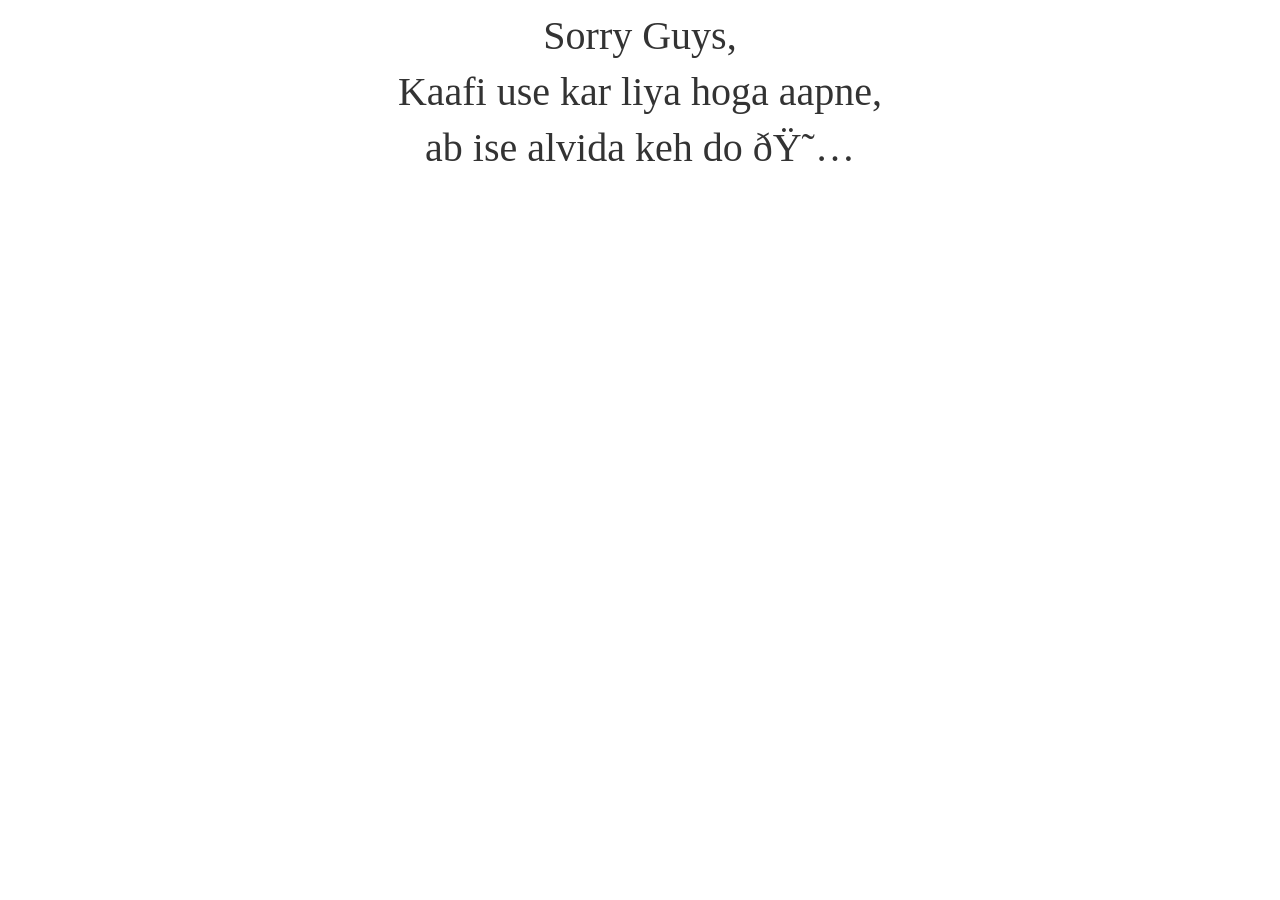
<file: index.html>
<!-- =====================================================
     TAP COUNTER SECTION DISABLED
     =====================================================

<div class="counter-display" id="counter">0</div>

<div class="tap-button" id="tapButton">
    <span>TAP ME</span>
</div>
 
<div class="controls">
    <button class="btn reset-btn" id="resetButton">
        <i class="fas fa-redo"></i> Reset
    </button>
    <button class="btn save-btn" id="saveButton">
        <i class="fas fa-save"></i> Save Count
    </button>
</div>

====================================================== -->

<!-- =====================================================
     GOODBYE MESSAGE
     ===================================================== -->

<div class="counter-display" style="
    color: #333;
    font-size: 2.5rem;
    line-height: 1.4;
    text-align: center;
">
    Sorry Guys,<br>
    Kaafi use kar liya hoga aapne,<br>
    ab ise alvida keh do 😅
</div>

<!-- =====================================================
     END MESSAGE
     ===================================================== -->


<!-- =====================================================
Old tap counter code
        <!DOCTYPE html>
<html lang="en">
<head>
    <meta charset="UTF-8">
    <meta name="viewport" content="width=device-width, initial-scale=1.0">
    <title>Tap Counter</title>
    <link rel="stylesheet" href="https://cdnjs.cloudflare.com/ajax/libs/font-awesome/6.4.0/css/all.min.css">
    <style>
        * {
            margin: 0;
            padding: 0;
            box-sizing: border-box;
            font-family: 'Segoe UI', Tahoma, Geneva, Verdana, sans-serif;
        }
        
        body {
            display: flex;
            justify-content: center;
            align-items: center;
            min-height: 100vh;
            background: linear-gradient(135deg, #6e8efb, #a777e3);
            padding: 20px;
        }
        
        .container {
            width: 100%;
            max-width: 500px;
            background: rgba(255, 255, 255, 0.9);
            border-radius: 20px;
            box-shadow: 0 15px 30px rgba(0, 0, 0, 0.2);
            padding: 30px;
            text-align: center;
        }
        
        h1 {
            color: #333;
            margin-bottom: 10px;
            font-size: 2.5rem;
        }
        
        .description {
            color: #666;
            margin-bottom: 30px;
            font-size: 1.1rem;
        }
        
        .counter-display {
            font-size: 6rem;
            font-weight: bold;
            color: #6e8efb;
            margin: 20px 0;
            text-shadow: 2px 2px 4px rgba(0, 0, 0, 0.1);
            transition: all 0.3s ease;
        }
        
        .tap-button {
            width: 200px;
            height: 200px;
            border-radius: 50%;
            background: linear-gradient(135deg, #6e8efb, #a777e3);
            color: white;
            border: none;
            font-size: 1.5rem;
            font-weight: bold;
            cursor: pointer;
            margin: 20px auto;
            display: flex;
            justify-content: center;
            align-items: center;
            box-shadow: 0 10px 20px rgba(0, 0, 0, 0.2);
            transition: all 0.2s ease;
            user-select: none;
        }
        
        .tap-button:active {
            transform: scale(0.95);
            box-shadow: 0 5px 10px rgba(0, 0, 0, 0.2);
        }
        
        .controls {
            display: flex;
            justify-content: center;
            gap: 15px;
            margin-top: 20px;
        }
        
        .btn {
            padding: 12px 25px;
            border: none;
            border-radius: 50px;
            font-size: 1rem;
            font-weight: 600;
            cursor: pointer;
            transition: all 0.3s ease;
            display: flex;
            align-items: center;
            justify-content: center;
            gap: 8px;
        }
        
        .reset-btn {
            background: #ff6b6b;
            color: white;
        }
        
        .reset-btn:hover {
            background: #ff5252;
            transform: translateY(-2px);
        }
        
        .save-btn {
            background: #4ecdc4;
            color: white;
        }
        
        .save-btn:hover {
            background: #3dbbb2;
            transform: translateY(-2px);
        }
        
        .history {
            margin-top: 30px;
            padding: 20px;
            background: rgba(110, 142, 251, 0.1);
            border-radius: 15px;
            text-align: left;
        }
        
        .history h2 {
            color: #333;
            margin-bottom: 15px;
            font-size: 1.5rem;
            display: flex;
            align-items: center;
            gap: 10px;
        }
        
        .history-list {
            max-height: 200px;
            overflow-y: auto;
        }
        
        .history-item {
            padding: 10px 15px;
            background: white;
            border-radius: 10px;
            margin-bottom: 10px;
            display: flex;
            justify-content: space-between;
            align-items: center;
            box-shadow: 0 3px 6px rgba(0, 0, 0, 0.05);
        }
        
        .history-item:last-child {
            margin-bottom: 0;
        }
        
        .pulse {
            animation: pulseAnimation 0.5s;
        }
        
        @keyframes pulseAnimation {
            0% { transform: scale(1); }
            50% { transform: scale(1.05); }
            100% { transform: scale(1); }
        }
        
        @media (max-width: 600px) {
            .container {
                padding: 20px;
            }
            
            h1 {
                font-size: 2rem;
            }
            
            .counter-display {
                font-size: 5rem;
            }
            
            .tap-button {
                width: 180px;
                height: 180px;
            }
            
            .controls {
                flex-direction: column;
                align-items: center;
            }
            
            .btn {
                width: 100%;
                max-width: 250px;
            }
        }
    </style>
</head>
<body>
    <div class="container">
        <h1><i class="fas fa-tap"></i> Tap Counter</h1>
        <p class="description">Press the button below to count your taps</p>
        
        <div class="counter-display" id="counter">0</div>
        
        <div class="tap-button" id="tapButton">
            <span>TAP ME</span>
        </div>
        
        <div class="controls">
            <button class="btn reset-btn" id="resetButton">
                <i class="fas fa-redo"></i> Reset
            </button>
            <button class="btn save-btn" id="saveButton">
                <i class="fas fa-save"></i> Save Count
            </button>
        </div>
        
        <div class="history">
            <h2><i class="fas fa-history"></i> History</h2>
            <div class="history-list" id="historyList">
                <!-- History items will be added here
            </div>
        </div>
    </div>

    <script>
        document.addEventListener('DOMContentLoaded', function() {
            const counterElement = document.getElementById('counter');
            const tapButton = document.getElementById('tapButton');
            const resetButton = document.getElementById('resetButton');
            const saveButton = document.getElementById('saveButton');
            const historyList = document.getElementById('historyList');
            
            let count = 0;
            let history = [];
            
            // Load saved data from localStorage if available
            if (localStorage.getItem('tapCount')) {
                count = parseInt(localStorage.getItem('tapCount'));
                counterElement.textContent = count;
            }
            
            if (localStorage.getItem('tapHistory')) {
                history = JSON.parse(localStorage.getItem('tapHistory'));
                updateHistoryDisplay();
            }
            
            // Function to handle tap
            function handleTap() {
                count++;
                counterElement.textContent = count;
                localStorage.setItem('tapCount', count);
                
                // Add animation effect
                counterElement.classList.remove('pulse');
                void counterElement.offsetWidth; // Trigger reflow
                counterElement.classList.add('pulse');
            }
            
            // Function to reset counter
            function resetCounter() {
                count = 0;
                counterElement.textContent = count;
                localStorage.setItem('tapCount', count);
            }
            
            // Function to save current count to history
            function saveToHistory() {
                if (count > 0) {
                    const now = new Date();
                    const timestamp = now.toLocaleString();
                    history.unshift({
                        count: count,
                        timestamp: timestamp
                    });
                    
                    // Keep only the last 10 history items
                    if (history.length > 10) {
                        history.pop();
                    }
                    
                    localStorage.setItem('tapHistory', JSON.stringify(history));
                    updateHistoryDisplay();
                    resetCounter();
                }
            }
            
            // Function to update history display
            function updateHistoryDisplay() {
                historyList.innerHTML = '';
                
                if (history.length === 0) {
                    historyList.innerHTML = '<p class="history-empty">No history yet</p>';
                    return;
                }
                
                history.forEach(item => {
                    const historyItem = document.createElement('div');
                    historyItem.className = 'history-item';
                    historyItem.innerHTML = `
                        <span>${item.count} taps</span>
                        <span class="history-timestamp">${item.timestamp}</span>
                    `;
                    historyList.appendChild(historyItem);
                });
            }
            
            // Event listeners
            tapButton.addEventListener('click', handleTap);
            
            // Also allow keyboard tapping with spacebar or enter
            document.addEventListener('keydown', function(event) {
                if (event.code === 'Space' || event.code === 'Enter') {
                    event.preventDefault();
                    handleTap();
                }
            });
            
            resetButton.addEventListener('click', resetCounter);
            saveButton.addEventListener('click', saveToHistory);
            
            // Initialize history display
            updateHistoryDisplay();
        });
    </script>
</body>
</html>
===================================================== -->
</file>
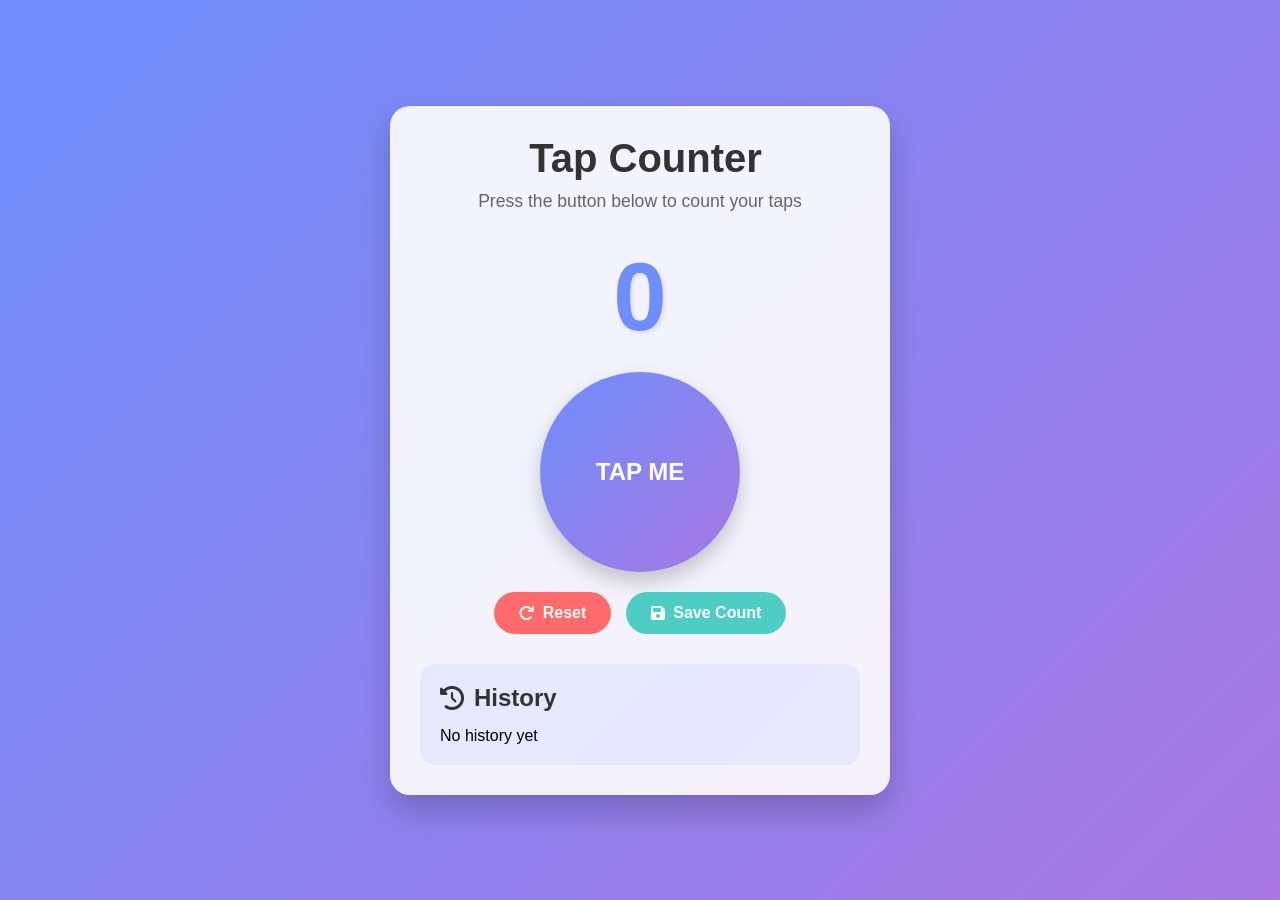
<file: index (1).html>
<!DOCTYPE html>
<html lang="en">
<head>
    <meta charset="UTF-8">
    <meta name="viewport" content="width=device-width, initial-scale=1.0">
    <title>Tap Counter</title>
    <link rel="stylesheet" href="https://cdnjs.cloudflare.com/ajax/libs/font-awesome/6.4.0/css/all.min.css">
    <style>
        * {
            margin: 0;
            padding: 0;
            box-sizing: border-box;
            font-family: 'Segoe UI', Tahoma, Geneva, Verdana, sans-serif;
        }
        
        body {
            display: flex;
            justify-content: center;
            align-items: center;
            min-height: 100vh;
            background: linear-gradient(135deg, #6e8efb, #a777e3);
            padding: 20px;
        }
        
        .container {
            width: 100%;
            max-width: 500px;
            background: rgba(255, 255, 255, 0.9);
            border-radius: 20px;
            box-shadow: 0 15px 30px rgba(0, 0, 0, 0.2);
            padding: 30px;
            text-align: center;
        }
        
        h1 {
            color: #333;
            margin-bottom: 10px;
            font-size: 2.5rem;
        }
        
        .description {
            color: #666;
            margin-bottom: 30px;
            font-size: 1.1rem;
        }
        
        .counter-display {
            font-size: 6rem;
            font-weight: bold;
            color: #6e8efb;
            margin: 20px 0;
            text-shadow: 2px 2px 4px rgba(0, 0, 0, 0.1);
            transition: all 0.3s ease;
        }
        
        .tap-button {
            width: 200px;
            height: 200px;
            border-radius: 50%;
            background: linear-gradient(135deg, #6e8efb, #a777e3);
            color: white;
            border: none;
            font-size: 1.5rem;
            font-weight: bold;
            cursor: pointer;
            margin: 20px auto;
            display: flex;
            justify-content: center;
            align-items: center;
            box-shadow: 0 10px 20px rgba(0, 0, 0, 0.2);
            transition: all 0.2s ease;
            user-select: none;
        }
        
        .tap-button:active {
            transform: scale(0.95);
            box-shadow: 0 5px 10px rgba(0, 0, 0, 0.2);
        }
        
        .controls {
            display: flex;
            justify-content: center;
            gap: 15px;
            margin-top: 20px;
        }
        
        .btn {
            padding: 12px 25px;
            border: none;
            border-radius: 50px;
            font-size: 1rem;
            font-weight: 600;
            cursor: pointer;
            transition: all 0.3s ease;
            display: flex;
            align-items: center;
            justify-content: center;
            gap: 8px;
        }
        
        .reset-btn {
            background: #ff6b6b;
            color: white;
        }
        
        .reset-btn:hover {
            background: #ff5252;
            transform: translateY(-2px);
        }
        
        .save-btn {
            background: #4ecdc4;
            color: white;
        }
        
        .save-btn:hover {
            background: #3dbbb2;
            transform: translateY(-2px);
        }
        
        .history {
            margin-top: 30px;
            padding: 20px;
            background: rgba(110, 142, 251, 0.1);
            border-radius: 15px;
            text-align: left;
        }
        
        .history h2 {
            color: #333;
            margin-bottom: 15px;
            font-size: 1.5rem;
            display: flex;
            align-items: center;
            gap: 10px;
        }
        
        .history-list {
            max-height: 200px;
            overflow-y: auto;
        }
        
        .history-item {
            padding: 10px 15px;
            background: white;
            border-radius: 10px;
            margin-bottom: 10px;
            display: flex;
            justify-content: space-between;
            align-items: center;
            box-shadow: 0 3px 6px rgba(0, 0, 0, 0.05);
        }
        
        .history-item:last-child {
            margin-bottom: 0;
        }
        
        .pulse {
            animation: pulseAnimation 0.5s;
        }
        
        @keyframes pulseAnimation {
            0% { transform: scale(1); }
            50% { transform: scale(1.05); }
            100% { transform: scale(1); }
        }
        
        @media (max-width: 600px) {
            .container {
                padding: 20px;
            }
            
            h1 {
                font-size: 2rem;
            }
            
            .counter-display {
                font-size: 5rem;
            }
            
            .tap-button {
                width: 180px;
                height: 180px;
            }
            
            .controls {
                flex-direction: column;
                align-items: center;
            }
            
            .btn {
                width: 100%;
                max-width: 250px;
            }
        }
    </style>
</head>
<body>
    <div class="container">
        <h1><i class="fas fa-tap"></i> Tap Counter</h1>
        <p class="description">Press the button below to count your taps</p>
        
        <div class="counter-display" id="counter">0</div>
        
        <div class="tap-button" id="tapButton">
            <span>TAP ME</span>
        </div>
        
        <div class="controls">
            <button class="btn reset-btn" id="resetButton">
                <i class="fas fa-redo"></i> Reset
            </button>
            <button class="btn save-btn" id="saveButton">
                <i class="fas fa-save"></i> Save Count
            </button>
        </div>
        
        <div class="history">
            <h2><i class="fas fa-history"></i> History</h2>
            <div class="history-list" id="historyList">
                <!-- History items will be added here -->
            </div>
        </div>
    </div>

    <script>
        document.addEventListener('DOMContentLoaded', function() {
            const counterElement = document.getElementById('counter');
            const tapButton = document.getElementById('tapButton');
            const resetButton = document.getElementById('resetButton');
            const saveButton = document.getElementById('saveButton');
            const historyList = document.getElementById('historyList');
            
            let count = 0;
            let history = [];
            
            // Load saved data from localStorage if available
            if (localStorage.getItem('tapCount')) {
                count = parseInt(localStorage.getItem('tapCount'));
                counterElement.textContent = count;
            }
            
            if (localStorage.getItem('tapHistory')) {
                history = JSON.parse(localStorage.getItem('tapHistory'));
                updateHistoryDisplay();
            }
            
            // Function to handle tap
            function handleTap() {
                count++;
                counterElement.textContent = count;
                localStorage.setItem('tapCount', count);
                
                // Add animation effect
                counterElement.classList.remove('pulse');
                void counterElement.offsetWidth; // Trigger reflow
                counterElement.classList.add('pulse');
            }
            
            // Function to reset counter
            function resetCounter() {
                count = 0;
                counterElement.textContent = count;
                localStorage.setItem('tapCount', count);
            }
            
            // Function to save current count to history
            function saveToHistory() {
                if (count > 0) {
                    const now = new Date();
                    const timestamp = now.toLocaleString();
                    history.unshift({
                        count: count,
                        timestamp: timestamp
                    });
                    
                    // Keep only the last 10 history items
                    if (history.length > 10) {
                        history.pop();
                    }
                    
                    localStorage.setItem('tapHistory', JSON.stringify(history));
                    updateHistoryDisplay();
                    resetCounter();
                }
            }
            
            // Function to update history display
            function updateHistoryDisplay() {
                historyList.innerHTML = '';
                
                if (history.length === 0) {
                    historyList.innerHTML = '<p class="history-empty">No history yet</p>';
                    return;
                }
                
                history.forEach(item => {
                    const historyItem = document.createElement('div');
                    historyItem.className = 'history-item';
                    historyItem.innerHTML = `
                        <span>${item.count} taps</span>
                        <span class="history-timestamp">${item.timestamp}</span>
                    `;
                    historyList.appendChild(historyItem);
                });
            }
            
            // Event listeners
            tapButton.addEventListener('click', handleTap);
            
            // Also allow keyboard tapping with spacebar or enter
            document.addEventListener('keydown', function(event) {
                if (event.code === 'Space' || event.code === 'Enter') {
                    event.preventDefault();
                    handleTap();
                }
            });
            
            resetButton.addEventListener('click', resetCounter);
            saveButton.addEventListener('click', saveToHistory);
            
            // Initialize history display
            updateHistoryDisplay();
        });
    </script>
</body>
</html>
</file>
